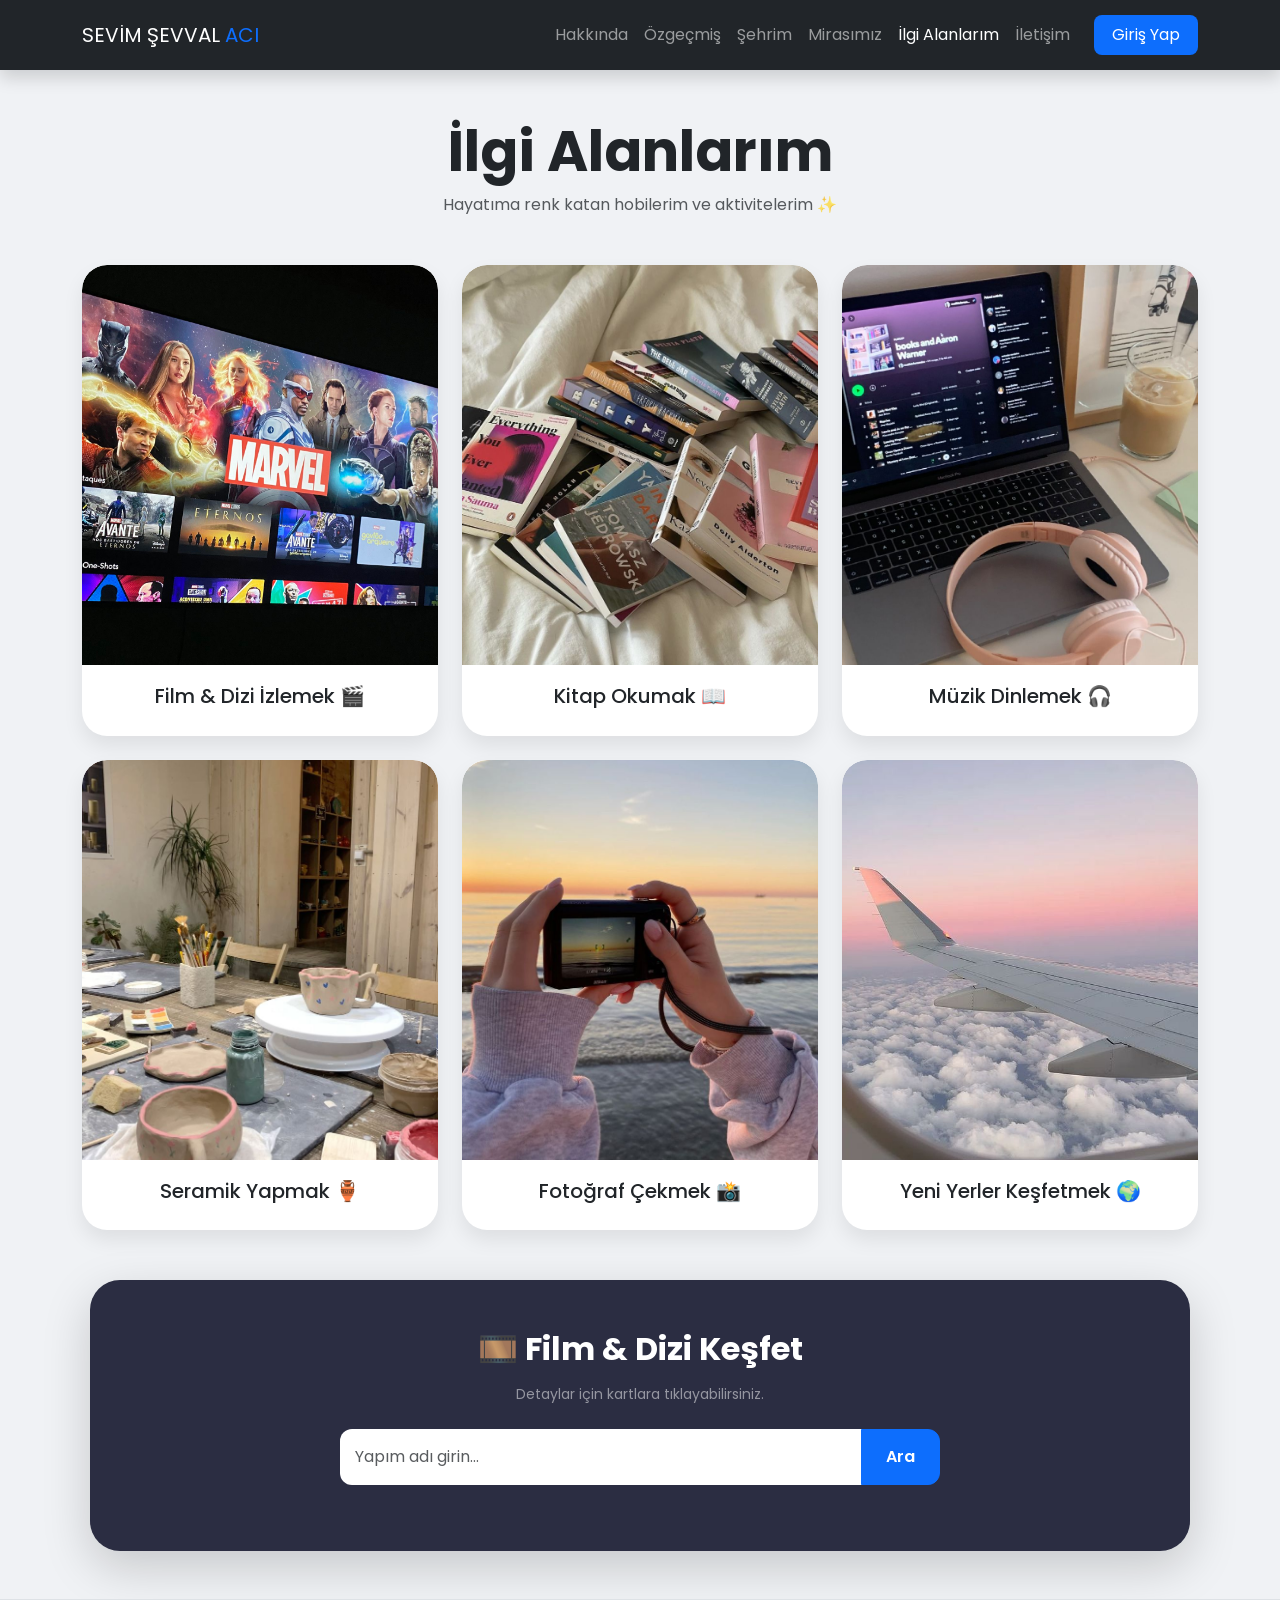
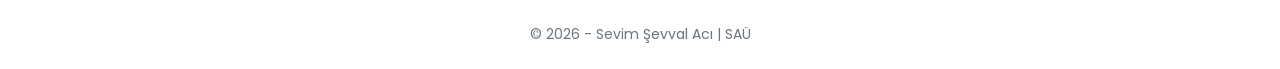
<file: ilgi-alanlarim.html>
<!DOCTYPE html>
<html lang="tr">
<head>
    <meta charset="UTF-8">
    <meta name="viewport" content="width=device-width, initial-scale=1.0">
    <title>İlgi Alanlarım | Sevim Şevval Acı</title>
    <link href="https://fonts.googleapis.com/css2?family=Poppins:wght@300;400;600&display=swap" rel="stylesheet">
    <link href="https://cdn.jsdelivr.net/npm/bootstrap@5.3.0/dist/css/bootstrap.min.css" rel="stylesheet">
    <style>
        body { font-family: 'Poppins', sans-serif; background-color: #f0f2f5; margin: 0; }
        
        .navbar { background-color: #212529 !important; padding: 15px 0; }
        .navbar-brand span { color: #0d6efd; }
        .login-btn { background-color: #0d6efd; color: white !important; border-radius: 8px; padding: 8px 18px !important; }

        .interest-card {
            border: none;
            border-radius: 25px;
            overflow: hidden;
            transition: 0.4s;
            height: 100%;
            background: white;
            box-shadow: 0 10px 20px rgba(0,0,0,0.08);
            display: flex;
            flex-direction: column;
        }
        .interest-card:hover { 
            transform: translateY(-10px);
            box-shadow: 0 20px 40px rgba(0,0,0,0.12); 
        }
        
        .card-img-top { 
            height: 400px;
            object-fit: cover; 
            width: 100%; 
            border-radius: 25px 25px 0 0;
        }
        .card-body { padding: 1.2rem; text-align: center; }

        .search-section { 
            background: #2b2d42; 
            color: white; 
            border-radius: 30px; 
            padding: 50px; 
            margin-top: 50px; 
            text-align: center;
        }
        .search-box { max-width: 600px; margin: 0 auto; }
        .search-box input { border-radius: 12px 0 0 12px !important; border: none; padding: 15px; }
        .search-box button { border-radius: 0 12px 12px 0 !important; font-weight: 600; padding: 15px 30px; }

        .movie-api-link { text-decoration: none; color: inherit; }
        .movie-api-card {
            background: rgba(255, 255, 255, 0.1);
            border-radius: 20px;
            padding: 10px;
            height: 100%;
            transition: 0.3s;
            border: 1px solid rgba(255,255,255,0.1);
        }
        .movie-api-card:hover { background: rgba(255, 255, 255, 0.2); border-color: #0d6efd; }
        .movie-api-card img { border-radius: 15px; width: 100%; margin-bottom: 10px; }
        .movie-api-card h6 { font-size: 0.9rem; color: #fff; margin-bottom: 5px; }

        @media (max-width: 768px) {
            .display-4 { font-size: 2.2rem; }
            .card-img-top { height: 300px; }
            .search-section { padding: 30px 20px; }
            .nav-link { text-align: center; padding: 10px 0; }
            .login-btn { margin: 10px 0; width: 100%; text-align: center; }
        }
    </style>
</head>
<body>

    <nav class="navbar navbar-expand-lg navbar-dark sticky-top shadow">
        <div class="container">
            <a class="navbar-brand" href="index.html">SEVİM ŞEVVAL <span>ACI</span></a>
            <button class="navbar-toggler" type="button" data-bs-toggle="collapse" data-bs-target="#navbarNav">
                <span class="navbar-toggler-icon"></span>
            </button>
            <div class="collapse navbar-collapse" id="navbarNav">
                <div class="navbar-nav ms-auto align-items-center">
                    <a class="nav-link" href="index.html">Hakkında</a>
                    <a class="nav-link" href="ozgecmis.html">Özgeçmiş</a>
                    <a class="nav-link" href="sehrimsayfasi.html">Şehrim</a>
                    <a class="nav-link" href="mirasimiz.html">Mirasımız</a>
                    <a class="nav-link active" href="ilgi-alanlarim.html">İlgi Alanlarım</a>
                    <a class="nav-link" href="iletisim.html">İletişim</a>
                    <a class="nav-link login-btn ms-lg-3" href="login.html">Giriş Yap</a>
                </div>
            </div>
        </div>
    </nav>

    <main class="container my-5">
        <header class="text-center mb-5 px-3">
            <h1 class="display-4 fw-bold">İlgi Alanlarım</h1>
            <p class="text-muted">Hayatıma renk katan hobilerim ve aktivitelerim ✨</p>
        </header>

        <div class="row g-4 justify-content-center">
            <div class="col-12 col-md-6 col-lg-4">
                <div class="interest-card">
                    <img src="fotograflar/film.jpg" class="card-img-top" onerror="this.src='https://via.placeholder.com/450x600?text=Film'">
                    <div class="card-body"><h5>Film & Dizi İzlemek 🎬</h5></div>
                </div>
            </div>
            <div class="col-12 col-md-6 col-lg-4">
                <div class="interest-card">
                    <img src="fotograflar/kitap.jpg" class="card-img-top" onerror="this.src='https://via.placeholder.com/450x600?text=Kitap'">
                    <div class="card-body"><h5>Kitap Okumak 📖</h5></div>
                </div>
            </div>
            <div class="col-12 col-md-6 col-lg-4">
                <div class="interest-card">
                    <img src="fotograflar/muzik.jpg" class="card-img-top" onerror="this.src='https://via.placeholder.com/450x600?text=Muzik'">
                    <div class="card-body"><h5>Müzik Dinlemek 🎧</h5></div>
                </div>
            </div>
            <div class="col-12 col-md-6 col-lg-4">
                <div class="interest-card">
                    <img src="fotograflar/seramik.jpg" class="card-img-top" onerror="this.src='https://via.placeholder.com/450x600?text=Seramik'">
                    <div class="card-body"><h5>Seramik Yapmak 🏺</h5></div>
                </div>
            </div>
            <div class="col-12 col-md-6 col-lg-4">
                <div class="interest-card">
                    <img src="fotograflar/fotograf.jpg" class="card-img-top" onerror="this.src='https://via.placeholder.com/450x600?text=Fotograf'">
                    <div class="card-body"><h5>Fotoğraf Çekmek 📸</h5></div>
                </div>
            </div>
            <div class="col-12 col-md-6 col-lg-4">
                <div class="interest-card">
                    <img src="fotograflar/seyahat.jpg" class="card-img-top" onerror="this.src='https://via.placeholder.com/450x600?text=Seyahat'">
                    <div class="card-body"><h5>Yeni Yerler Keşfetmek 🌍</h5></div>
                </div>
            </div>
        </div>

        <section class="search-section shadow-lg mx-2">
            <h2 class="fw-bold mb-3">🎞️ Film & Dizi Keşfet</h2>
            <p class="text-white-50 small mb-4">Detaylar için kartlara tıklayabilirsiniz.</p>
            
            <div class="input-group search-box">
                <input type="text" id="movieInput" class="form-control" placeholder="Yapım adı girin...">
                <button class="btn btn-primary px-4" onclick="searchMovie()">Ara</button>
            </div>

            <div id="movieResults" class="row g-3 justify-content-center mt-3"></div>
        </section>
    </main>

    <footer class="text-center py-4 bg-white border-top mt-5">
        <p class="text-secondary small mb-0">&copy; 2026 - Sevim Şevval Acı | SAÜ</p>
    </footer>

    <script src="https://cdn.jsdelivr.net/npm/bootstrap@5.3.0/dist/js/bootstrap.bundle.min.js"></script>
    <script>
        async function searchMovie() {
            const query = document.getElementById('movieInput').value;
            const apiKey = '936e81010d74aba1017ddcb81ff7141e';
            const resultsDiv = document.getElementById('movieResults');
            
            if (!query) { alert("Bir isim girin!"); return; }

            resultsDiv.innerHTML = '<div class="col-12 mt-3"><div class="spinner-border text-light"></div></div>';

            try {
                const response = await fetch(`https://api.themoviedb.org/3/search/multi?api_key=${apiKey}&language=tr-TR&query=${encodeURIComponent(query)}`);
                const data = await response.json();
                resultsDiv.innerHTML = ''; 

                if (data.results && data.results.length > 0) {
                    data.results.slice(0, 4).forEach(item => {
                        const title = item.title || item.name;
                        const poster = item.poster_path ? `https://image.tmdb.org/t/p/w500${item.poster_path}` : 'https://via.placeholder.com/500x750?text=Yok';
                        const url = `https://www.themoviedb.org/${item.media_type || 'movie'}/${item.id}`;

                        resultsDiv.innerHTML += `
                            <div class="col-6 col-md-3">
                                <a href="${url}" target="_blank" class="movie-api-link">
                                    <div class="movie-api-card">
                                        <img src="${poster}" class="img-fluid">
                                        <h6 class="text-truncate">${title}</h6>
                                        <p class="small mb-0">⭐ ${item.vote_average.toFixed(1)}</p>
                                    </div>
                                </a>
                            </div>
                        `;
                    });
                } else {
                    resultsDiv.innerHTML = '<p class="mt-3">Sonuç bulunamadı.</p>';
                }
            } catch (e) { resultsDiv.innerHTML = '<p class="mt-3">Hata oluştu!</p>'; }
        }
    </script>
</body>
</html>
</file>
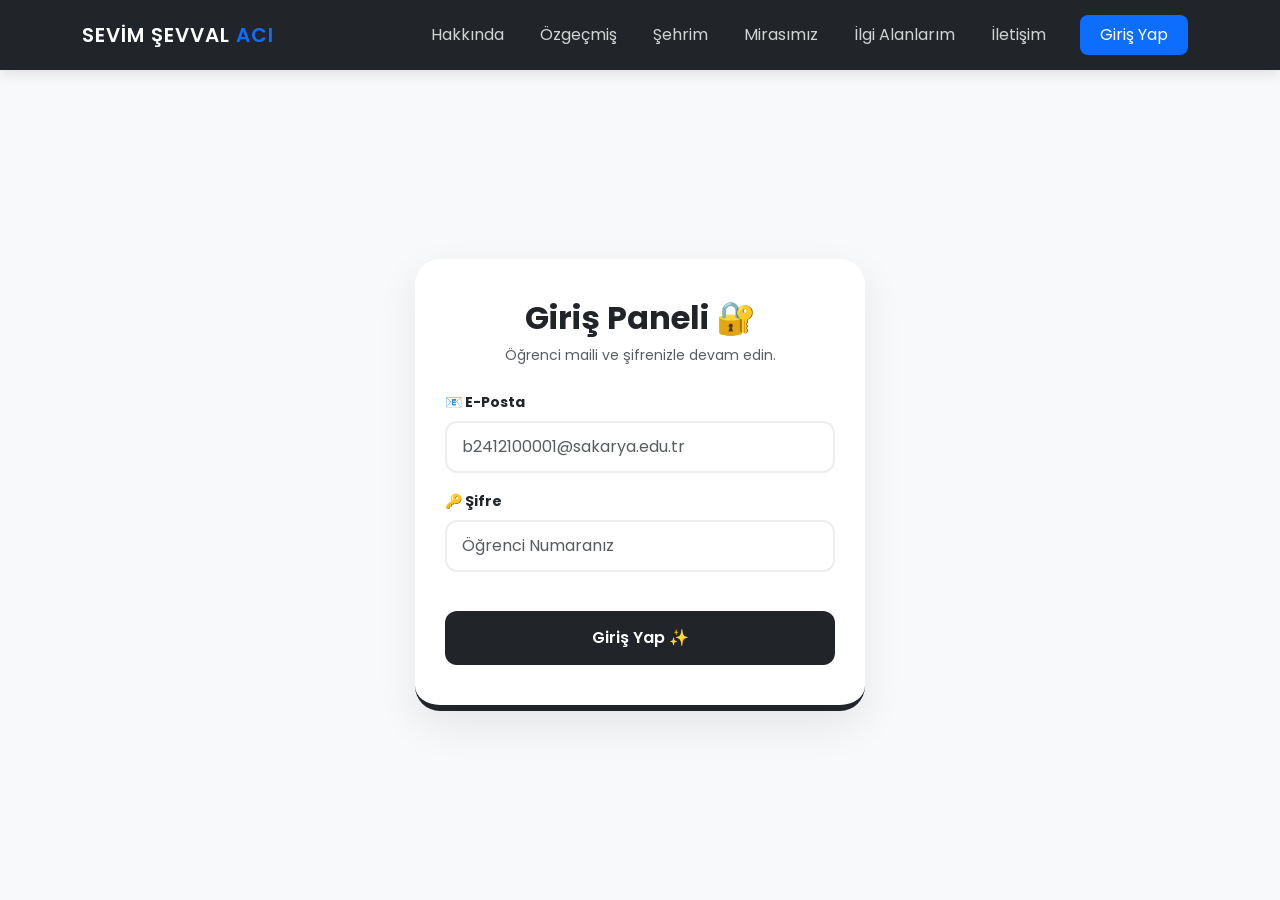
<file: login.html>
<!DOCTYPE html>
<html lang="tr">
<head>
    <meta charset="UTF-8">
    <meta name="viewport" content="width=device-width, initial-scale=1.0">
    <title>Giriş Yap | Sevim Şevval Acı</title>
    <link href="https://fonts.googleapis.com/css2?family=Poppins:wght@300;400;600&display=swap" rel="stylesheet">
    <link href="https://cdn.jsdelivr.net/npm/bootstrap@5.3.0/dist/css/bootstrap.min.css" rel="stylesheet">
    <style>
        :root {
            --ana-siyah: #212529;
            --ana-gri: #343a40;
            --vurgu-mavi: #0d6efd;
            --arka-plan: #f8f9fa;
        }

        body { 
            background-color: var(--arka-plan); 
            font-family: 'Poppins', sans-serif; 
            min-height: 100vh;
            margin: 0;
            display: flex;
            flex-direction: column;
        }

        .navbar {
            background-color: var(--ana-siyah) !important;
            padding: 15px 0;
            box-shadow: 0 4px 12px rgba(0,0,0,0.1);
        }
        .navbar-brand {
            font-weight: 600;
            letter-spacing: 1px;
            color: white !important;
            text-decoration: none;
        }
        .navbar-brand span { color: var(--vurgu-mavi); }
        .nav-link {
            color: rgba(255,255,255,0.8) !important;
            font-weight: 400;
            margin: 0 10px;
            transition: 0.3s;
        }
        .nav-link:hover, .nav-link.active {
            color: white !important;
        }

        /* Giriş Yap Butonu Stili */
        .login-btn {
            background-color: var(--vurgu-mavi);
            color: white !important;
            border-radius: 8px;
            padding: 8px 20px !important;
            transition: 0.3s;
        }
        .login-btn:hover {
            background-color: #0b5ed7 !important;
            transform: scale(1.05);
        }

        .login-wrapper {
            flex: 1;
            display: flex;
            align-items: center;
            justify-content: center;
            padding: 40px 20px;
        }

        .login-box { 
            background: white; 
            padding: 40px 30px; 
            border-radius: 25px; 
            box-shadow: 0 15px 40px rgba(0,0,0,0.08); 
            width: 100%;
            max-width: 450px;
            border-bottom: 6px solid var(--ana-siyah);
            transition: 0.3s;
        }

        .form-control {
            border-radius: 12px;
            padding: 12px 15px;
            border: 2px solid #eee;
        }
        .form-control:focus {
            border-color: var(--vurgu-mavi);
            box-shadow: 0 0 0 0.25rem rgba(13, 110, 253, 0.1);
            outline: none;
        }

        .btn-submit { 
            background-color: var(--ana-siyah);
            color: white;
            border-radius: 12px;
            padding: 15px;
            font-weight: 600;
            width: 100%;
            border: none;
            transition: 0.4s;
            margin-top: 15px;
        }
        .btn-submit:hover {
            background-color: var(--vurgu-mavi);
            transform: translateY(-3px);
        }

        @media (max-width: 991px) {
            .nav-link { text-align: center; margin: 10px 0; }
            .login-btn { width: 100%; }
        }
    </style>
</head>
<body>

    <nav class="navbar navbar-expand-lg navbar-dark sticky-top">
        <div class="container">
            <a class="navbar-brand" href="index.html">SEVİM ŞEVVAL <span>ACI</span></a>
            <button class="navbar-toggler" type="button" data-bs-toggle="collapse" data-bs-target="#navbarNav">
                <span class="navbar-toggler-icon"></span>
            </button>
            <div class="collapse navbar-collapse" id="navbarNav">
                <ul class="navbar-nav ms-auto align-items-center">
                    <li class="nav-item"><a class="nav-link" href="index.html">Hakkında</a></li>
                    <li class="nav-item"><a class="nav-link" href="ozgecmis.html">Özgeçmiş</a></li>
                    <li class="nav-item"><a class="nav-link" href="sehrimsayfasi.html">Şehrim</a></li>
                    <li class="nav-item"><a class="nav-link" href="mirasimiz.html">Mirasımız</a></li>
                    <li class="nav-item"><a class="nav-link" href="ilgi-alanlarim.html">İlgi Alanlarım</a></li>
                    <li class="nav-item"><a class="nav-link" href="iletisim.html">İletişim</a></li>
                    <li class="nav-item"><a class="nav-link login-btn ms-lg-3 active" href="login.html">Giriş Yap</a></li>
                </ul>
            </div>
        </div>
    </nav>

    <div class="login-wrapper">
        <div class="login-box">
            <div class="text-center mb-4">
                <h2 class="fw-bold">Giriş Paneli 🔐</h2>
                <p class="text-muted small">Öğrenci maili ve şifrenizle devam edin.</p>
            </div>

            <form id="loginForm" action="login_kontrol.php" method="POST" onsubmit="return validateLogin()">
                <div class="mb-3">
                    <label class="form-label fw-bold small">📧 E-Posta</label>
                    <input type="text" name="email" id="email" class="form-control" placeholder="b2412100001@sakarya.edu.tr">
                </div>

                <div class="mb-4">
                    <label class="form-label fw-bold small">🔑 Şifre</label>
                    <input type="password" name="sifre" id="sifre" class="form-control" placeholder="Öğrenci Numaranız">
                </div>

                <button type="submit" class="btn-submit">Giriş Yap ✨</button>
            </form>
        </div>
    </div>

    <script src="https://cdn.jsdelivr.net/npm/bootstrap@5.3.0/dist/js/bootstrap.bundle.min.js"></script>
    <script>
        function validateLogin() {
            var email = document.getElementById('email').value;
            var sifre = document.getElementById('sifre').value;
            var emailPattern = /^[a-zA-Z0-9._-]+@sakarya\.edu\.tr$/;

            if (email.trim() === "" || sifre.trim() === "") {
                alert("⚠️ Hata: Lütfen tüm alanları doldurunuz.");
                return false;
            }

            if (!email.match(emailPattern)) {
                alert("📧 Hata: Sadece @sakarya.edu.tr uzantılı öğrenci mailleri kabul edilmektedir.");
                return false;
            }

            return true;
        }
    </script>

</body>
</html>
</file>
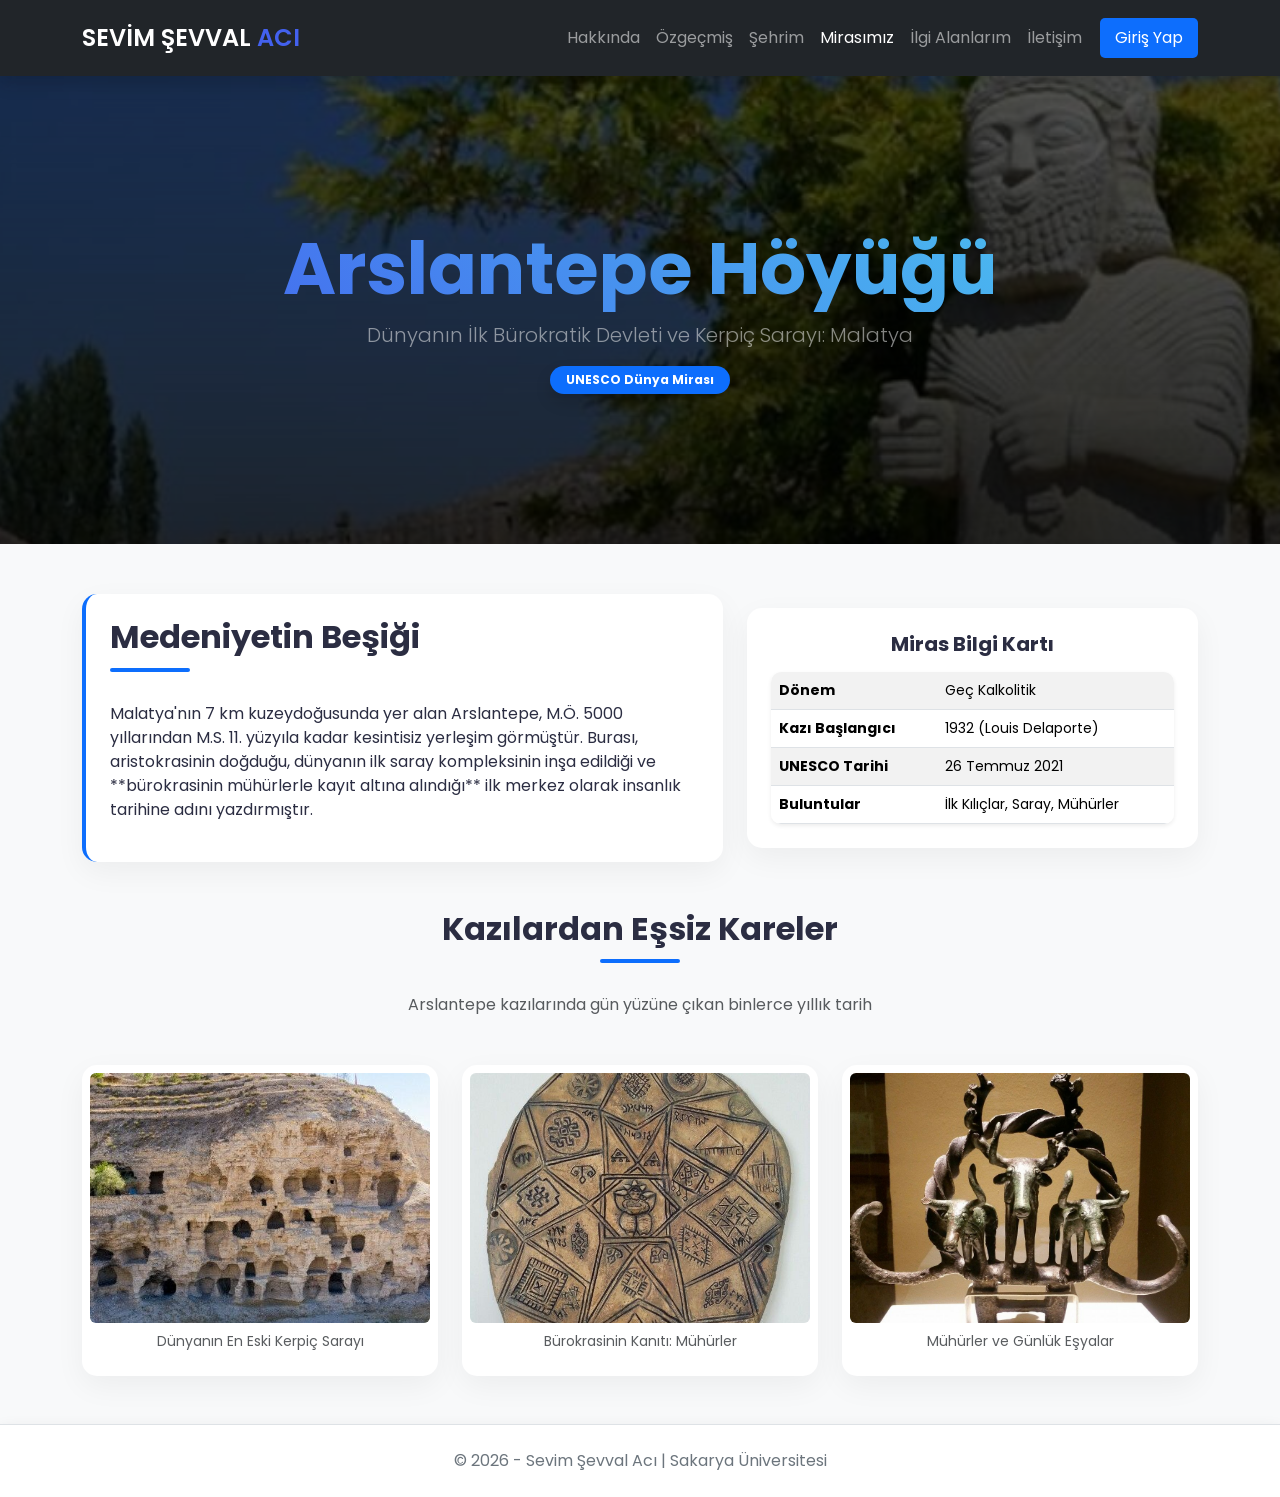
<file: mirasimiz.html>
<!DOCTYPE html>
<html lang="tr">
<head>
    <meta charset="UTF-8">
    <meta name="viewport" content="width=device-width, initial-scale=1.0">
    <title>Kültürel Mirasımız: Arslantepe | Sevim Şevval Acı</title>
    <link href="https://fonts.googleapis.com/css2?family=Poppins:wght@300;400;600&display=swap" rel="stylesheet">
    <link href="https://cdn.jsdelivr.net/npm/bootstrap@5.3.0/dist/css/bootstrap.min.css" rel="stylesheet">
    <link rel="stylesheet" href="css/style.css">
    <style>
        body { font-family: 'Poppins', sans-serif; background-color: #f8f9fa; }
        
        .heritage-hero {
            background: linear-gradient(rgba(0,0,0,0.6), rgba(0,0,0,0.8)), url('fotograflar/arslantepe.jpg') no-repeat center center fixed;
            background-size: cover;
            color: white;
            padding: 150px 0;
            margin-bottom: 50px;
        }

        .section-title {
            position: relative;
            padding-bottom: 15px;
            margin-bottom: 30px;
            font-weight: 700;
        }
        .section-title::after {
            content: '';
            position: absolute;
            left: 0;
            bottom: 0;
            width: 80px;
            height: 4px;
            background-color: #0d6efd;
            border-radius: 2px;
        }
        .section-title-center::after { left: 50%; transform: translateX(-50%); }

        .content-card {
            background: white;
            border-radius: 15px;
            box-shadow: 0 10px 30px rgba(0,0,0,0.05);
            border: none;
            transition: 0.3s;
        }
        .content-card:hover { transform: translateY(-5px); box-shadow: 0 15px 40px rgba(0,0,0,0.1); }

        .table-custom { border-radius: 10px; overflow: hidden; }
        
        .gallery-img {
            width: 100%;
            height: 250px;
            object-fit: cover;
            border-radius: 10px;
            cursor: zoom-in;
            transition: 0.3s;
        }
        .gallery-img:hover { opacity: 0.8; transform: scale(1.02); }

        /* Giriş Yap butonu için özel stil */
        .login-btn {
            background-color: #0d6efd;
            color: white !important;
            border-radius: 5px;
            padding: 8px 15px !important;
            margin-left: 10px;
        }
        .login-btn:hover { background-color: #0b5ed7; }
    </style>
</head>
<body>
    <nav class="navbar navbar-expand-lg navbar-dark bg-dark sticky-top shadow">
        <div class="container">
            <a class="navbar-brand" href="index.html">SEVİM ŞEVVAL <span>ACI</span></a>
            <button class="navbar-toggler" type="button" data-bs-toggle="collapse" data-bs-target="#navbarNav">
                <span class="navbar-toggler-icon"></span>
            </button>
            <div class="collapse navbar-collapse" id="navbarNav">
                <div class="navbar-nav ms-auto align-items-center">
                    <a class="nav-link" href="index.html">Hakkında</a>
                    <a class="nav-link" href="ozgecmis.html">Özgeçmiş</a>
                    <a class="nav-link" href="sehrimsayfasi.html">Şehrim</a>
                    <a class="nav-link active" href="mirasimiz.html">Mirasımız</a>
                    <a class="nav-link" href="ilgi-alanlarim.html">İlgi Alanlarım</a>
                    <a class="nav-link" href="iletisim.html">İletişim</a>
                    <a class="nav-link login-btn" href="login.html">Giriş Yap</a>
                </div>
            </div>
        </div>
    </nav>

    <header class="heritage-hero text-center">
        <div class="container">
            <h1 class="display-2 fw-bold text-gradient">Arslantepe Höyüğü</h1>
            <p class="lead text-white-50">Dünyanın İlk Bürokratik Devleti ve Kerpiç Sarayı: Malatya</p>
            <span class="badge bg-primary px-3 py-2 rounded-pill shadow">UNESCO Dünya Mirası</span>
        </div>
    </header>

    <main class="container">
        <div class="row mb-5 align-items-center">
            <section class="col-lg-7">
                <article class="p-4 bg-white content-card border-start border-primary border-4 mb-4 mb-lg-0">
                    <h2 class="section-title">Medeniyetin Beşiği</h2>
                    <p>Malatya'nın 7 km kuzeydoğusunda yer alan Arslantepe, M.Ö. 5000 yıllarından M.S. 11. yüzyıla kadar kesintisiz yerleşim görmüştür. Burası, aristokrasinin doğduğu, dünyanın ilk saray kompleksinin inşa edildiği ve **bürokrasinin mühürlerle kayıt altına alındığı** ilk merkez olarak insanlık tarihine adını yazdırmıştır.</p>
                </article>
            </section>
            
            <aside class="col-lg-5">
                <div class="content-card p-4">
                    <h3 class="fw-bold mb-3 h5 text-center">Miras Bilgi Kartı</h3>
                    <table class="table table-custom table-striped table-hover shadow-sm mb-0">
                        <tbody class="small">
                            <tr><th>Dönem</th><td>Geç Kalkolitik</td></tr>
                            <tr><th>Kazı Başlangıcı</th><td>1932 (Louis Delaporte)</td></tr>
                            <tr><th>UNESCO Tarihi</th><td>26 Temmuz 2021</td></tr>
                            <tr><th>Buluntular</th><td>İlk Kılıçlar, Saray, Mühürler</td></tr>
                        </tbody>
                    </table>
                </div>
            </aside>
        </div>

        <section class="my-5">
            <h2 class="section-title section-title-center text-center">Kazılardan Eşsiz Kareler</h2>
            <p class="text-center text-muted mb-5">Arslantepe kazılarında gün yüzüne çıkan binlerce yıllık tarih </p>
            
            <div class="row g-4">
                <div class="col-md-4">
                    <div class="content-card p-2 text-center">
                        <img src="fotograflar/hoyuk.jpg" class="gallery-img rounded" alt="Arslantepe Saray Yapısı" data-bs-toggle="modal" data-bs-target="#galleryModal1">
                        <p class="mt-2 small text-muted">Dünyanın En Eski Kerpiç Sarayı</p>
                    </div>
                </div>
                <div class="col-md-4">
                    <div class="content-card p-2 text-center">
                        <img src="fotograflar/damgalar.jpg" class="gallery-img rounded" alt="Arslantepe Mühür Baskıları" data-bs-toggle="modal" data-bs-target="#galleryModal2">
                        <p class="mt-2 small text-muted">Bürokrasinin Kanıtı: Mühürler</p>
                    </div>
                </div>
                <div class="col-md-4">
                    <div class="content-card p-2 text-center">
                        <img src="fotograflar/muhurler.jpg" class="gallery-img rounded" alt="Arslantepe Buluntuları" data-bs-toggle="modal" data-bs-target="#galleryModal3">
                        <p class="mt-2 small text-muted">Mühürler ve Günlük Eşyalar</p>
                    </div>
                </div>
            </div>
        </section>
    </main>

    <div class="modal fade" id="galleryModal1" tabindex="-1"><div class="modal-dialog modal-lg modal-dialog-centered"><div class="modal-content"><div class="modal-body p-0"><img src="fotograflar/hoyuk.jpg" class="img-fluid w-100 rounded"></div></div></div></div>
    <div class="modal fade" id="galleryModal2" tabindex="-1"><div class="modal-dialog modal-lg modal-dialog-centered"><div class="modal-content"><div class="modal-body p-0"><img src="fotograflar/damgalar.jpg" class="img-fluid w-100 rounded"></div></div></div></div>
    <div class="modal fade" id="galleryModal3" tabindex="-1"><div class="modal-dialog modal-lg modal-dialog-centered"><div class="modal-content"><div class="modal-body p-0"><img src="fotograflar/muhurler.jpg" class="img-fluid w-100 rounded"></div></div></div></div>

    <footer class="text-center py-4 border-top mt-5 bg-white shadow">
        <p class="text-secondary mb-0">&copy; 2026 - Sevim Şevval Acı | Sakarya Üniversitesi</p>
    </footer>

    <script src="https://cdn.jsdelivr.net/npm/bootstrap@5.3.0/dist/js/bootstrap.bundle.min.js"></script>
</body>
</html>
</file>
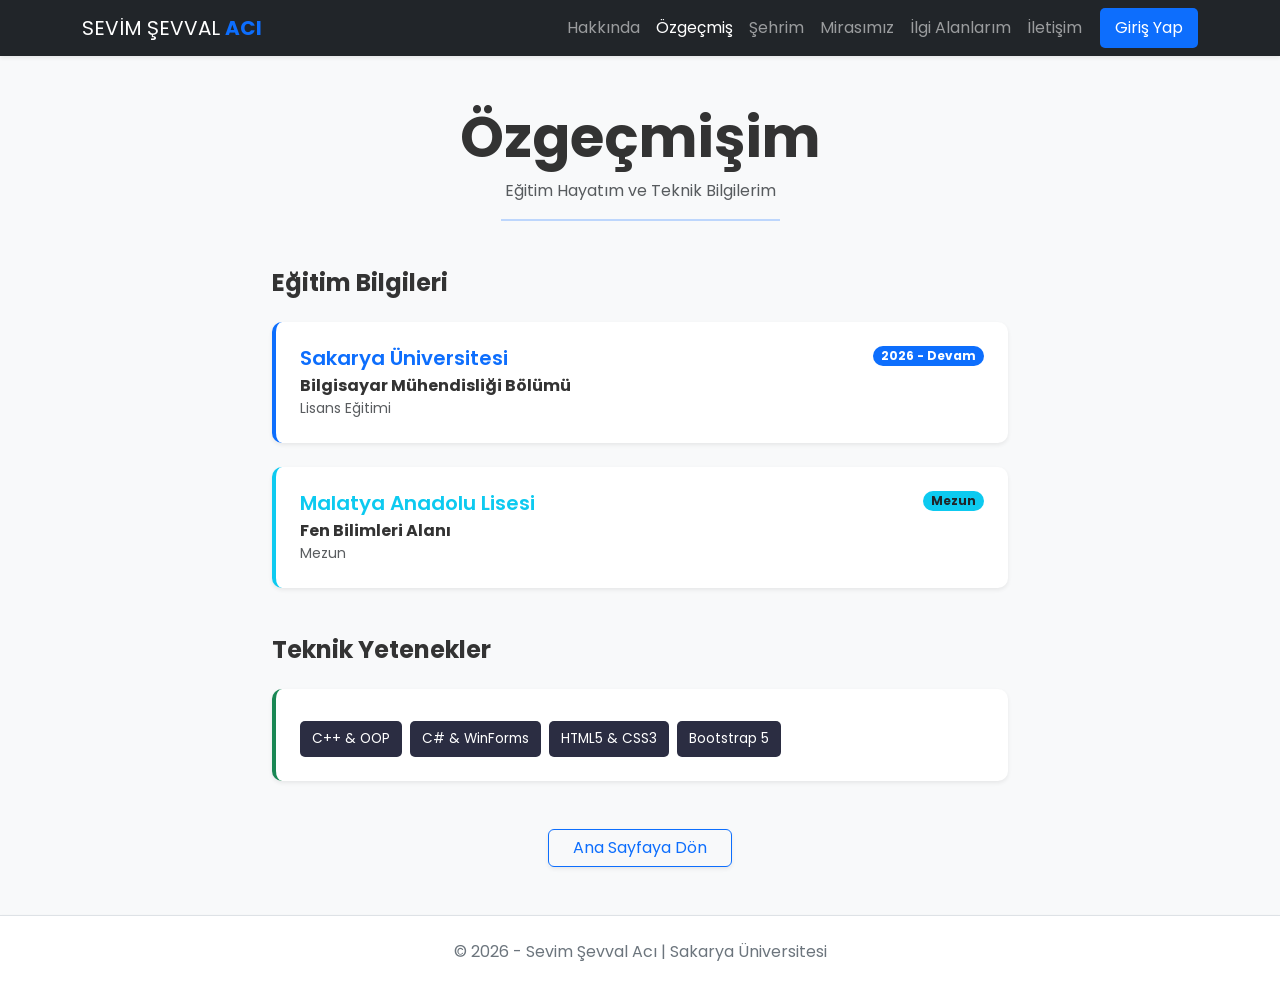
<file: ozgecmis.html>
<!DOCTYPE html>
<html lang="tr">
<head>
    <meta charset="UTF-8">
    <meta name="viewport" content="width=device-width, initial-scale=1.0">
    <title>Özgeçmiş | Sevim Şevval Acı</title>
    <link href="https://fonts.googleapis.com/css2?family=Poppins:wght@300;400;600&display=swap" rel="stylesheet">
    <link href="https://cdn.jsdelivr.net/npm/bootstrap@5.3.0/dist/css/bootstrap.min.css" rel="stylesheet">
    <style>
        
        body { 
            font-family: 'Poppins', sans-serif; 
            background-color: #f8f9fa; 
            color: #333;
        }
        .navbar { background-color: #212529 !important; }
        .navbar-brand span { color: #0d6efd; font-weight: bold; }
        .cv-card { 
            transition: transform 0.3s; 
            border: none; 
            border-radius: 10px;
        }
        .cv-card:hover { transform: translateY(-5px); }
        .badge-tech { 
            background-color: #2b2d42; 
            color: white; 
            padding: 8px 12px;
            border-radius: 5px;
            font-size: 0.85rem;
        }
        .timeline-title { color: #0d6efd; font-weight: 600; }
        .text-gradient {
            background: linear-gradient(45deg, #0d6efd, #0dcaf0);
            -webkit-background-clip: text;
            -webkit-text-fill-color: transparent;
        }
    
        .login-btn {
            background-color: #0d6efd;
            color: white !important;
            border-radius: 5px;
            padding: 8px 15px !important;
            margin-left: 10px;
        }
        .login-btn:hover { background-color: #0b5ed7; }
    </style>
</head>
<body>
    <nav class="navbar navbar-expand-lg navbar-dark sticky-top shadow-sm">
        <div class="container">
            <a class="navbar-brand" href="index.html">SEVİM ŞEVVAL <span>ACI</span></a>
            <button class="navbar-toggler" type="button" data-bs-toggle="collapse" data-bs-target="#navbarNav">
                <span class="navbar-toggler-icon"></span>
            </button>
            <div class="collapse navbar-collapse" id="navbarNav">
                <div class="navbar-nav ms-auto align-items-center">
                    <a class="nav-link" href="index.html">Hakkında</a>
                    <a class="nav-link active" href="ozgecmis.html">Özgeçmiş</a>
                    <a class="nav-link" href="sehrimsayfasi.html">Şehrim</a>
                    <a class="nav-link" href="mirasimiz.html">Mirasımız</a>
                    <a class="nav-link" href="ilgi-alanlarim.html">İlgi Alanlarım</a>
                    <a class="nav-link" href="iletisim.html">İletişim</a>
                    <a class="nav-link login-btn" href="login.html">Giriş Yap</a>
                </div>
            </div>
        </div>
    </nav>

    <main class="container my-5">
        <header class="text-center mb-5">
            <h1 class="display-4 fw-bold">Özgeçmişim</h1>
            <p class="text-muted">Eğitim Hayatım ve Teknik Bilgilerim</p>
            <hr class="w-25 mx-auto border-primary border-2">
        </header>

        <div class="row justify-content-center">
            <div class="col-md-8">
                
                <section class="mb-5">
                    <h2 class="h4 mb-4 fw-bold">Eğitim Bilgileri</h2>
                    
                    <article class="cv-card p-4 shadow-sm bg-white border-start border-primary border-4 mb-4">
                        <div class="d-flex justify-content-between align-items-start">
                            <div>
                                <h5 class="timeline-title mb-1">Sakarya Üniversitesi</h5>
                                <p class="mb-0 fw-bold">Bilgisayar Mühendisliği Bölümü</p>
                                <p class="text-muted small mb-0">Lisans Eğitimi</p>
                            </div>
                            <span class="badge bg-primary rounded-pill">2026 - Devam</span>
                        </div>
                    </article>

                    <article class="cv-card p-4 shadow-sm bg-white border-start border-info border-4 mb-4">
                        <div class="d-flex justify-content-between align-items-start">
                            <div>
                                <h5 class="timeline-title mb-1" style="color: #0dcaf0;">Malatya Anadolu Lisesi</h5>
                                <p class="mb-0 fw-bold">Fen Bilimleri Alanı</p>
                                <p class="text-muted small mb-0">Mezun</p>
                            </div>
                            <span class="badge bg-info text-dark rounded-pill">Mezun</span>
                        </div>
                    </article>
                </section>

                <section>
                    <h2 class="h4 mb-4 fw-bold">Teknik Yetenekler</h2>
                    <article class="cv-card p-4 shadow-sm bg-white border-start border-success border-4">
                        <div class="d-flex flex-wrap gap-2 mt-2">
                            <span class="badge-tech">C++ & OOP</span>
                            <span class="badge-tech">C# & WinForms</span>
                            <span class="badge-tech">HTML5 & CSS3</span>
                            <span class="badge-tech">Bootstrap 5</span>
                        </div>
                    </article>
                </section>
            </div>
        </div>
        
        <div class="text-center mt-5">
            <a href="index.html" class="btn btn-outline-primary px-4 shadow-sm">Ana Sayfaya Dön</a>
        </div>
    </main>

    <footer class="text-center py-4 mt-5 border-top bg-white shadow-sm">
        <p class="text-secondary mb-0">&copy; 2026 - Sevim Şevval Acı | Sakarya Üniversitesi</p>
    </footer>

    <script src="https://cdn.jsdelivr.net/npm/bootstrap@5.3.0/dist/js/bootstrap.bundle.min.js"></script>
</body>
</html>
</file>
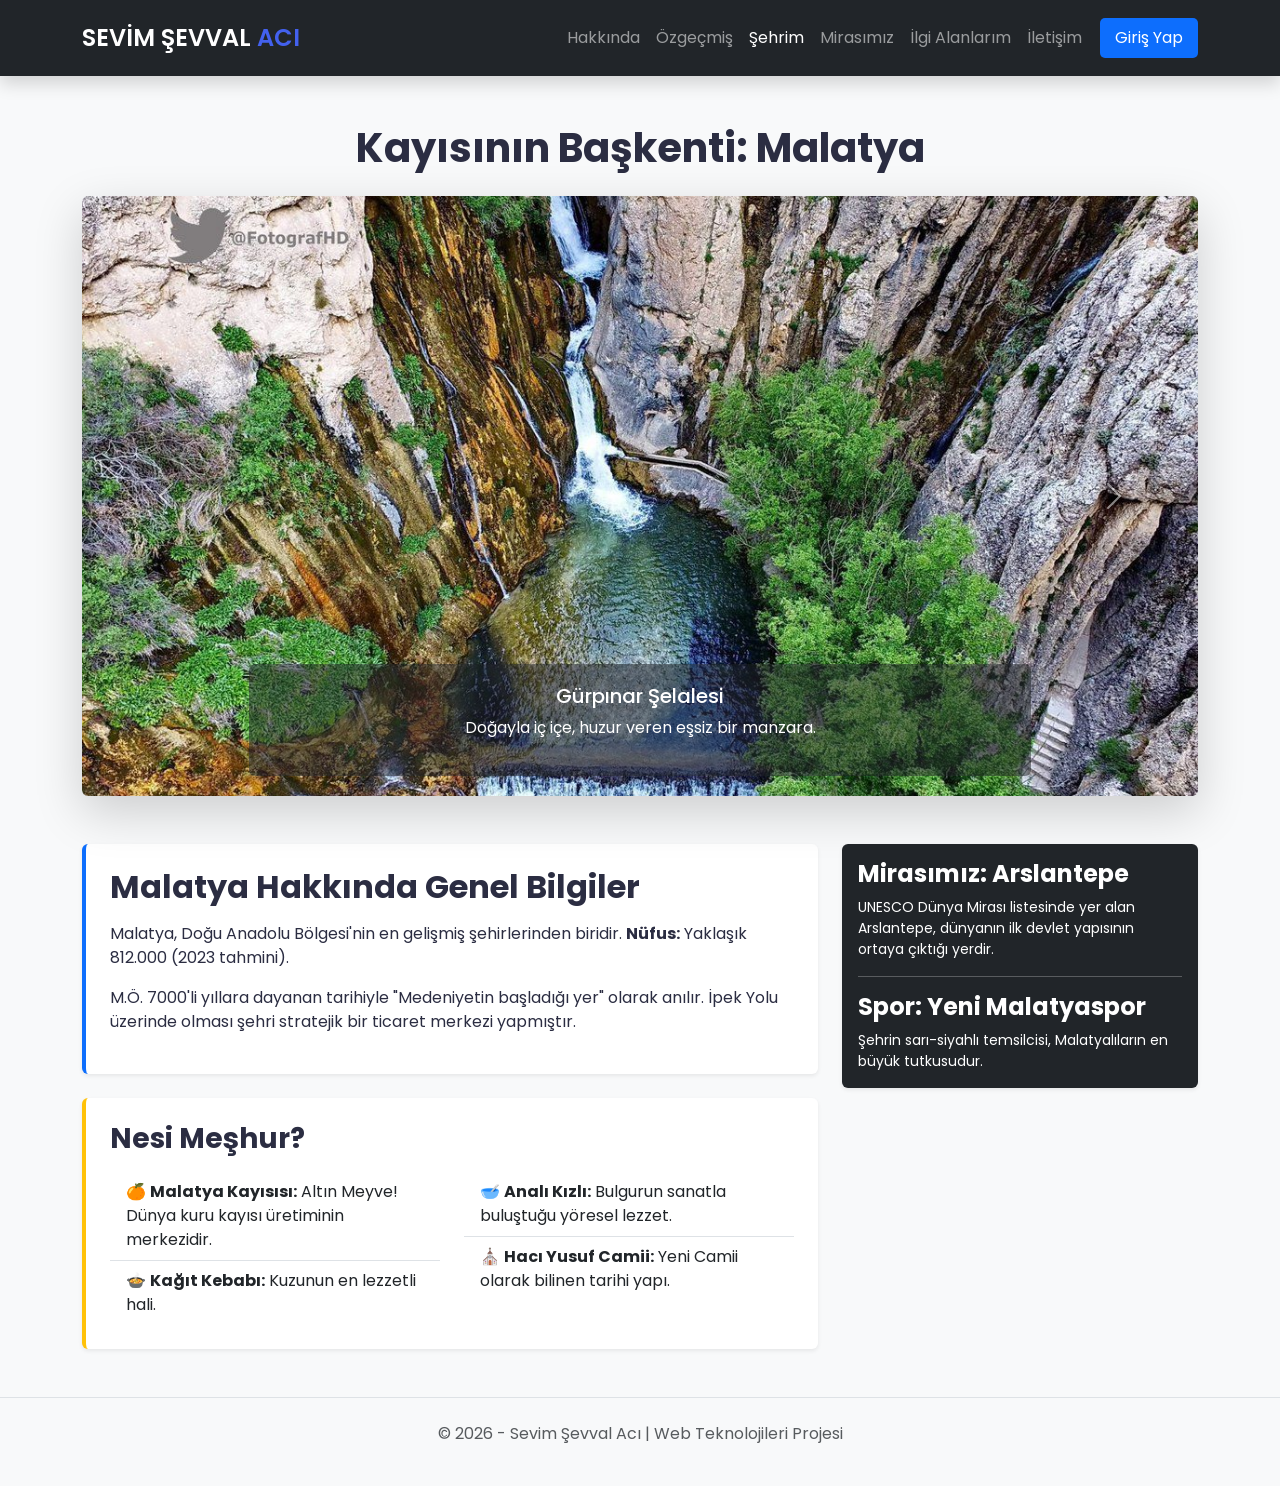
<file: sehrimsayfasi.html>
<!DOCTYPE html>
<html lang="tr">
<head>
    <meta charset="UTF-8">
    <meta name="viewport" content="width=device-width, initial-scale=1.0">
    <title>Şehrim Malatya | Sevim Şevval Acı</title>
    <link href="https://fonts.googleapis.com/css2?family=Poppins:wght@300;400;600&display=swap" rel="stylesheet">
    <link href="https://cdn.jsdelivr.net/npm/bootstrap@5.3.0/dist/css/bootstrap.min.css" rel="stylesheet">
    <link rel="stylesheet" href="css/style.css">
    <style>
        .carousel-item img { cursor: pointer; }
        /* Giriş Yap butonu için özel stil */
        .login-btn {
            background-color: #0d6efd;
            color: white !important;
            border-radius: 5px;
            padding: 8px 15px !important;
            margin-left: 10px;
        }
        .login-btn:hover { background-color: #0b5ed7; }
    </style>
</head>
<body>
    <nav class="navbar navbar-expand-lg navbar-dark bg-dark sticky-top shadow">
        <div class="container">
            <a class="navbar-brand" href="index.html">SEVİM ŞEVVAL <span>ACI</span></a>
            <button class="navbar-toggler" type="button" data-bs-toggle="collapse" data-bs-target="#navbarNav">
                <span class="navbar-toggler-icon"></span>
            </button>
            <div class="collapse navbar-collapse" id="navbarNav">
                <div class="navbar-nav ms-auto align-items-center">
                    <a class="nav-link" href="index.html">Hakkında</a>
                    <a class="nav-link" href="ozgecmis.html">Özgeçmiş</a>
                    <a class="nav-link active" href="sehrimsayfasi.html">Şehrim</a>
                    <a class="nav-link" href="mirasimiz.html">Mirasımız</a>
                    <a class="nav-link" href="ilgi-alanlarim.html">İlgi Alanlarım</a>
                    <a class="nav-link" href="iletisim.html">İletişim</a>
                    <a class="nav-link login-btn" href="login.html">Giriş Yap</a>
                </div>
            </div>
        </div>
    </nav>

    <header class="container mt-5">
        <h1 class="text-center mb-4 fw-bold">Kayısının Başkenti: Malatya</h1>
        <div id="malatyaSlider" class="carousel slide shadow-lg rounded overflow-hidden" data-bs-ride="carousel">
            <div class="carousel-inner">
                <div class="carousel-item active">
                    <img src="fotograflar/gurpinarselalesi.jpg" class="d-block w-100" style="height: 600px; object-fit: cover;" alt="Günpınar Şelalesi" data-bs-toggle="modal" data-bs-target="#modal3">
                    <div class="carousel-caption d-none d-md-block bg-dark bg-opacity-50 rounded">
                        <h5>Gürpınar Şelalesi</h5>
                        <p>Doğayla iç içe, huzur veren eşsiz bir manzara.</p>
                    </div>
                </div>
                <div class="carousel-item">
                    <img src="fotograflar/leventvadi.jpg" class="d-block w-100" style="height: 600px; object-fit: cover;" alt="Levent Vadisi" data-bs-toggle="modal" data-bs-target="#modal2">
                    <div class="carousel-caption d-none d-md-block bg-dark bg-opacity-50 rounded">
                        <h5>Levent Vadisi</h5>
                        <p>65 milyon yıllık devasa kanyonlar ve cam seyir terası.</p>
                    </div>
                </div>
                <div class="carousel-item">
                    <img src="fotograflar/arslantepe.jpg" class="d-block w-100" style="height: 600px; object-fit: cover;" alt="Arslantepe Höyüğü" data-bs-toggle="modal" data-bs-target="#modal1">
                    <div class="carousel-caption d-none d-md-block bg-dark bg-opacity-50 rounded">
                        <h5>Arslantepe Höyüğü</h5>
                        <p>UNESCO Dünya Mirası Listesi'ndeki ilk yerleşim yerlerinden biri.</p>
                    </div>
                </div>
                <div class="carousel-item">
                    <img src="fotograflar/kanalboyu.jpg" class="d-block w-100" style="height: 600px; object-fit: cover;" alt="Kanalboyu" data-bs-toggle="modal" data-bs-target="#modal4">
                    <div class="carousel-caption d-none d-md-block bg-dark bg-opacity-50 rounded">
                        <h5>Kanalboyu</h5>
                        <p>Şehrin kalbi, sosyal hayatın merkezi.</p>
                    </div>
                </div>
            </div>
            <button class="carousel-control-prev" type="button" data-bs-target="#malatyaSlider" data-bs-slide="prev">
                <span class="carousel-control-prev-icon"></span>
            </button>
            <button class="carousel-control-next" type="button" data-bs-target="#malatyaSlider" data-bs-slide="next">
                <span class="carousel-control-next-icon"></span>
            </button>
        </div>
    </header>

    <div class="modal fade" id="modal1" tabindex="-1"><div class="modal-dialog modal-lg modal-dialog-centered"><div class="modal-content"><div class="modal-body p-0"><img src="fotograflar/arslantepe.jpg" class="img-fluid w-100"></div></div></div></div>
    <div class="modal fade" id="modal2" tabindex="-1"><div class="modal-dialog modal-lg modal-dialog-centered"><div class="modal-content"><div class="modal-body p-0"><img src="fotograflar/leventvadi.jpg" class="img-fluid w-100"></div></div></div></div>
    <div class="modal fade" id="modal3" tabindex="-1"><div class="modal-dialog modal-lg modal-dialog-centered"><div class="modal-content"><div class="modal-body p-0"><img src="fotograflar/gurpinarselalesi.jpg" class="img-fluid w-100"></div></div></div></div>
    <div class="modal fade" id="modal4" tabindex="-1"><div class="modal-dialog modal-lg modal-dialog-centered"><div class="modal-content"><div class="modal-body p-0"><img src="fotograflar/kanalboyu.jpg" class="img-fluid w-100"></div></div></div></div>

    <main class="container my-5">
        <div class="row">
            <section class="col-lg-8">
                <article class="p-4 bg-white shadow-sm rounded border-start border-primary border-4 mb-4">
                    <h2 class="fw-bold">Malatya Hakkında Genel Bilgiler</h2>
                    <p class="mt-3">Malatya, Doğu Anadolu Bölgesi'nin en gelişmiş şehirlerinden biridir.
                    <strong>Nüfus:</strong> Yaklaşık 812.000 (2023 tahmini).</p>
                    <p>M.Ö. 7000'li yıllara dayanan tarihiyle "Medeniyetin başladığı yer" olarak anılır. İpek Yolu üzerinde olması şehri stratejik bir ticaret merkezi yapmıştır.</p>
                </article>

                <article class="p-4 bg-white shadow-sm rounded border-start border-warning border-4">
                    <h3 class="fw-bold">Nesi Meşhur?</h3>
                    <div class="row mt-3">
                        <div class="col-md-6">
                            <ul class="list-group list-group-flush">
                                <li class="list-group-item">🍊 <strong>Malatya Kayısısı:</strong> Altın Meyve! Dünya kuru kayısı üretiminin merkezidir.</li>
                                <li class="list-group-item">🍲 <strong>Kağıt Kebabı:</strong> Kuzunun en lezzetli hali.</li>
                            </ul>
                        </div>
                        <div class="col-md-6">
                            <ul class="list-group list-group-flush">
                                <li class="list-group-item">🥣 <strong>Analı Kızlı:</strong> Bulgurun sanatla buluştuğu yöresel lezzet.</li>
                                <li class="list-group-item">⛪ <strong>Hacı Yusuf Camii:</strong> Yeni Camii olarak bilinen tarihi yapı.</li>
                            </ul>
                        </div>
                    </div>
                </article>
            </section>

            <aside class="col-lg-4 mt-4 mt-lg-0">
                <div class="card border-0 shadow-sm bg-dark text-white">
                    <div class="card-body">
                        <h4 class="card-title fw-bold">Mirasımız: Arslantepe</h4>
                        <p class="card-text small">UNESCO Dünya Mirası listesinde yer alan Arslantepe, dünyanın ilk devlet yapısının ortaya çıktığı yerdir.</p>
                        <hr>
                        <h4 class="card-title fw-bold">Spor: Yeni Malatyaspor</h4>
                        <p class="card-text small">Şehrin sarı-siyahlı temsilcisi, Malatyalıların en büyük tutkusudur.</p>
                    </div>
                </div>
            </aside>
        </div>
    </main>

    <footer class="text-center py-4 mt-5 border-top bg-light text-muted">
        <p>&copy; 2026 - Sevim Şevval Acı | Web Teknolojileri Projesi</p>
    </footer>

    <script src="https://cdn.jsdelivr.net/npm/bootstrap@5.3.0/dist/js/bootstrap.bundle.min.js"></script>
</body>
</html>
</file>
<file: css/style.css>
:root {
    --primary-color: #4361ee;
    --dark-color: #2b2d42;
    --light-bg: #f8f9fa;
    --glass-bg: rgba(255, 255, 255, 0.9);
}

body {
    font-family: 'Poppins', sans-serif;
    background-color: var(--light-bg);
    color: var(--dark-color);
    margin: 0;
    padding: 0;
}

.navbar {
    background-color: rgba(43, 45, 66, 0.95);
    backdrop-filter: blur(10px);
    padding: 15px 0;
}

.navbar-brand {
    font-weight: 600;
    font-size: 1.5rem;
}

.navbar-brand span {
    color: var(--primary-color);
}

.login-btn {
    background-color: var(--primary-color);
    color: white !important;
    border-radius: 20px;
    padding: 8px 20px !important;
    margin-left: 15px;
    transition: 0.3s;
}

.hero-section {
    padding: 60px 0;
    background: radial-gradient(circle at top right, #e0e7ff, transparent);
}

.profile-img {
    width: 380px;
    height: 450px;
    object-fit: cover;
    border-radius: 30px;
    box-shadow: 0 20px 40px rgba(0,0,0,0.1);
    border: 10px solid white;
}

.text-gradient {
    background: linear-gradient(45deg, #4361ee, #4cc9f0);
    -webkit-background-clip: text;
    -webkit-text-fill-color: transparent;
}

.cv-card {
    background: white;
    padding: 30px;
    border-radius: 20px;
    box-shadow: 0 10px 30px rgba(0,0,0,0.05);
    transition: 0.3s;
}

.education-item {
    border-bottom: 1px solid #eee;
    padding-bottom: 20px;
    margin-top: 20px;
}

.progress {
    border-radius: 10px;
    background-color: #e9ecef;
    height: 10px;
}

.progress-bar {
    border-radius: 10px;
}

@media (max-width: 991px) {
    .profile-img {
        width: 100%;
        max-width: 300px;
    }
    .hero-section {
        text-align: center;
    }
}
</file>
